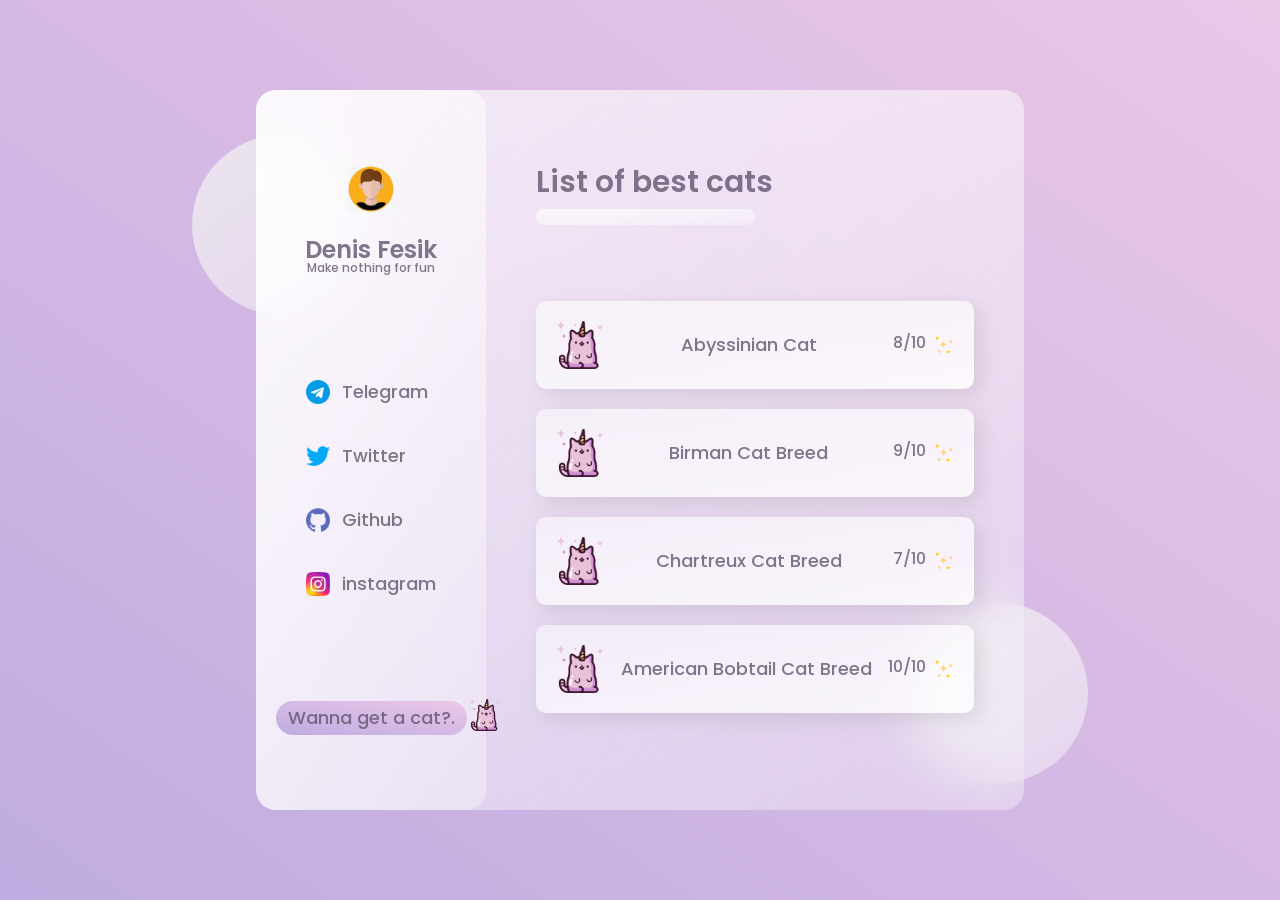
<file: index.html>
<!DOCTYPE html>
<html lang="en">
  <head>
    <meta charset="UTF-8" />
    <meta name="viewport" content="width=device-width, initial-scale=1.0" />
    <title>Meow-Card(DenisFesyk)</title>
    <link rel="preconnect" href="https://fonts.gstatic.com" />
    <link
      href="https://fonts.googleapis.com/css2?family=Poppins:wght@400;500;700&display=swap"
      rel="stylesheet"
    />
    <link rel="stylesheet" href="css/style.min.css" />
  </head>
  <body>
    <main class="main">
      <section class="glass">
        <div class="dashboard">
          <div class="user">
            <img src="./img/avatar.png" alt="user-photo" class="user-img"/>
            <h3 class="user-name">Denis Fesik</h3>
            <p class="user-descr">Make nothing for fun</p>
          </div>
          <div class="links">
            <a href="https://tele.click/fc0fc0" target="_blank" class="link">
              <img src="./img/telegram.png" alt="Telegram"  class="link-icon"/>
              <h2 class="link-name">Telegram</h2>
            </a>
            <a href="https://twitter.com/smaglos" class="link">
              <img src="./img/twitter.png" alt="Twitter"  class="link-icon"/>
              <h2 class="link-name">Twitter</h2>
            </a>
            <a href="https://github.com/smAglo360" target="_blank" class="link">
              <img src="./img/github.png" alt="Github" class="link-icon" />
              <h2 class="link-name">Github</h2>
            </a>
            <a href="https://instagram.com/fc0fc0" target="_blank" class="link">
              <img src="./img/instagram.png" alt="Instagram" class="link-icon" />
              <h2 class="link-name">instagram</h2>
            </a>
          </div>
          <a href="#" target="_blank" id="random-link" class="cat">
            <h2 class="cat-descr">Wanna get a cat?.</h2>
            <img src="./img/cat.png" alt="" class="cat-icon"/>
          </a>
        </div>
        <div class="cats">
          <div class="cats-focus">
            <h1 class="cats-title">List of best cats</h1>
            <input type="text" />
          </div>
          <div class="cards">
            <div class="card">
              <img src="./img/cat.png" alt="" class="card-img"/>
              <div class="card-info">
                <h2 class="card-text">Abyssinian Cat</h2>
              </div>
              <div class="review">
                <h2 class="rate">8/10</h2>
                <img src="img/stars.png" alt="" class="star">
              </div>
            </div>
            <div class="card">
                <img src="./img/cat.png" alt="" class="card-img"/>
              <div class="card-info">
                <h2 class="card-text">Birman Cat Breed</h2>
                <div class="line"></div>
              </div>
              <div class="review">
                <h2 class="rate">9/10</h2>
                <img src="img/stars.png" alt="" class="star">
              </div>
            </div>
            <div class="card">
                <img src="./img/cat.png" alt="" class="card-img"/>
              <div class="card-info">
                <h2 class="card-text">Chartreux Cat Breed</h2>
                <div class="line"></div>
              </div>
              <div class="review">
                <h2 class="rate">7/10</h2>
                <img src="img/stars.png" alt="" class="star">
              </div>
            </div>
            <div class="card">
                <img src="./img/cat.png" alt="" class="card-img"/>
              <div class="card-info">
                <h2 class="card-text">American Bobtail Cat Breed</h2>
                <div class="line"></div>
              </div>
              <div class="review">
                <h2 class="rate">10/10</h2>
                <img src="img/stars.png" alt="" class="star">
              </div>
            </div>
          </div>
          </div>
        </div>
      </section>
    </main>
    <div class="circle circle-1"></div>
    <div class="circle circle-2"></div>

    <script src="script/script.js"></script>
  </body>
</html>
</file>
<file: css/style.min.css>
h1{color:#605670;font-weight:600;font-size:3rem;opacity:.8}h2,p{color:#605670;font-weight:500;opacity:.8}h3{color:#605670;font-weight:600;opacity:.8}*{-webkit-box-sizing:border-box;box-sizing:border-box;margin:0;padding:0;line-height:1;font-weight:400;font-size:62.5%}.main{font-family:"Poppins",sans-serif;min-height:100vh;background:-webkit-gradient(linear, left bottom, right top, from(#BFACE0), to(#EBC7E8));background:-o-linear-gradient(left bottom, #BFACE0, #EBC7E8);background:linear-gradient(to right top, #BFACE0, #EBC7E8);display:-webkit-box;display:-ms-flexbox;display:flex;-webkit-box-align:center;-ms-flex-align:center;align-items:center;-webkit-box-pack:center;-ms-flex-pack:center;justify-content:center}.glass{background:#fff;min-height:80vh;width:60%;background:-webkit-gradient(linear, left top, right bottom, from(rgba(255, 255, 255, 0.7)), to(rgba(255, 255, 255, 0.3)));background:-o-linear-gradient(left top, rgba(255, 255, 255, 0.7), rgba(255, 255, 255, 0.3));background:linear-gradient(to right bottom, rgba(255, 255, 255, 0.7), rgba(255, 255, 255, 0.3));border-radius:2rem;z-index:10;-webkit-backdrop-filter:blur(2.4rem);backdrop-filter:blur(2.4rem);display:-webkit-box;display:-ms-flexbox;display:flex}.circle{position:absolute;background:-webkit-gradient(linear, left top, right bottom, from(rgba(240, 240, 240, 0.8)), to(rgba(255, 255, 255, 0.4)));background:-o-linear-gradient(left top, rgba(240, 240, 240, 0.8), rgba(255, 255, 255, 0.4));background:linear-gradient(to right bottom, rgba(240, 240, 240, 0.8), rgba(255, 255, 255, 0.4));height:18rem;width:18rem;border-radius:50%;z-index:9;-webkit-transition:all .7s;-o-transition:all .7s;transition:all .7s}.circle:hover{-webkit-transform:translate(-6%, -3%);-ms-transform:translate(-6%, -3%);transform:translate(-6%, -3%)}.circle-1{top:15%;left:15%}.circle-2{bottom:13%;right:15%}.circle-2:hover{-webkit-transform:translate(6%, -3%);-ms-transform:translate(6%, -3%);transform:translate(6%, -3%)}.dashboard{-webkit-box-flex:1;-ms-flex:1;flex:1;display:-webkit-box;display:-ms-flexbox;display:flex;-webkit-box-orient:vertical;-webkit-box-direction:normal;-ms-flex-direction:column;flex-direction:column;-webkit-box-align:center;-ms-flex-align:center;align-items:center;-webkit-box-pack:space-evenly;-ms-flex-pack:space-evenly;justify-content:space-evenly;text-align:center;background:-webkit-gradient(linear, left top, right bottom, from(rgba(255, 255, 255, 0.7)), to(rgba(255, 255, 255, 0.3)));background:-o-linear-gradient(left top, rgba(255, 255, 255, 0.7), rgba(255, 255, 255, 0.3));background:linear-gradient(to right bottom, rgba(255, 255, 255, 0.7), rgba(255, 255, 255, 0.3));border-radius:2rem}.user-name{font-size:2.4rem}.user-img{height:4.8rem;width:4.8rem;margin-bottom:2.4rem}.user-descr{font-size:1.2rem}.cat{position:relative;background:-webkit-gradient(linear, left bottom, right top, from(#BFACE0), to(#EBC7E8));background:-o-linear-gradient(left bottom, #BFACE0, #EBC7E8);background:linear-gradient(to right top, #BFACE0, #EBC7E8);border-radius:2rem;display:-webkit-box;display:-ms-flexbox;display:flex;-webkit-box-align:center;-ms-flex-align:center;align-items:center;padding:.8rem 1.2rem;text-decoration:none;list-style:none}.cat-icon{position:absolute;top:-5%;right:-18%;height:3.2 rem;width:3.2rem;-webkit-transition:all .2s;-o-transition:all .2s;transition:all .2s}.cat-icon:hover{-webkit-transform:translateY(-10%);-ms-transform:translateY(-10%);transform:translateY(-10%)}.cat-descr{font-size:1.8rem}.link{display:-webkit-box;display:-ms-flexbox;display:flex;margin:2rem 0rem;padding:1rem 5rem;gap:1.2rem;-webkit-box-align:center;-ms-flex-align:center;align-items:center;list-style:none;text-decoration:none;-webkit-transition:all .2s;-o-transition:all .2s;transition:all .2s}.link:hover{-webkit-transform:translateX(2%);-ms-transform:translateX(2%);transform:translateX(2%)}.link-icon{height:2.4rem;width:2.4rem}.link-name{font-size:1.8rem}.cats{-webkit-box-flex:2;-ms-flex:2;flex:2;margin:5rem;display:-webkit-box;display:-ms-flexbox;display:flex;-webkit-box-orient:vertical;-webkit-box-direction:normal;-ms-flex-direction:column;flex-direction:column;-webkit-box-pack:space-evenly;-ms-flex-pack:space-evenly;justify-content:space-evenly}.cats-title{margin-bottom:1.2rem}.cats-focus{margin-bottom:3rem}.cats input{background:-webkit-gradient(linear, left top, right bottom, from(rgba(255, 255, 255, 0.7)), to(rgba(255, 255, 255, 0.3)));background:-o-linear-gradient(left top, rgba(255, 255, 255, 0.7), rgba(255, 255, 255, 0.3));background:linear-gradient(to right bottom, rgba(255, 255, 255, 0.7), rgba(255, 255, 255, 0.3));border:none;width:50%;padding:.5rem;border-radius:2rem}.card{display:-webkit-box;display:-ms-flexbox;display:flex;background:-webkit-gradient(linear, right bottom, left top, from(rgba(255, 255, 255, 0.8)), to(rgba(255, 255, 255, 0.5)));background:-o-linear-gradient(right bottom, rgba(255, 255, 255, 0.8), rgba(255, 255, 255, 0.5));background:linear-gradient(to left top, rgba(255, 255, 255, 0.8), rgba(255, 255, 255, 0.5));border-radius:1rem;margin:2rem 0rem;padding:2rem;-webkit-box-shadow:6px 6px 20px rgba(122,122,122,.212);box-shadow:6px 6px 20px rgba(122,122,122,.212);-webkit-box-align:center;-ms-flex-align:center;align-items:center;-webkit-box-pack:justify;-ms-flex-pack:justify;justify-content:space-between}.card-img{height:4.8rem;width:4.8rem}.card-text{font-size:1.8rem}.review{display:-webkit-box;display:-ms-flexbox;display:flex;-ms-flex-line-pack:center;align-content:center;-webkit-box-pack:justify;-ms-flex-pack:justify;justify-content:space-between;gap:.8rem}.rate{font-size:1.6rem}.star{display:block;height:2rem;width:2rem}
</file>
